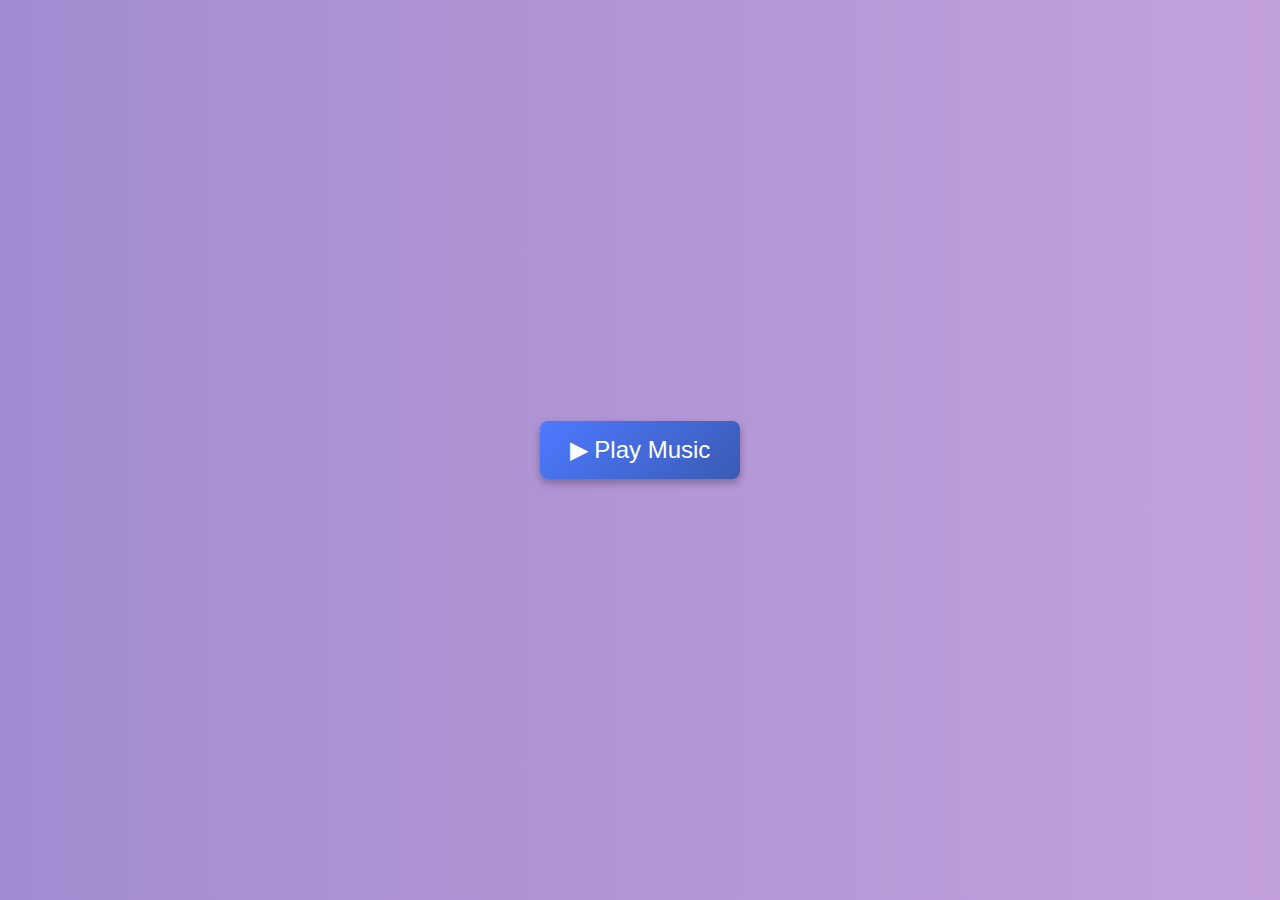
<file: index.html>
<!DOCTYPE html>
<html lang="en">
<head>
  <meta charset="UTF-8">
  <meta name="viewport" content="width=device-width, initial-scale=1.0">
  <title>Celebrate the Most Beautiful Girl</title>
  <link rel="stylesheet" href="styles.css">
  <script defer src="script.js"></script>
</head>
<body>
  <div class="landing-container">
    <!-- Audio Play Button: Visible initially -->
    <button id="audio-play-btn" class="audio-play-btn" onclick="playMusicAndShowEnter()">
      ▶ Play Music
    </button>
    <!-- Enter Button: Hidden by default -->
    <button id="enter-btn" class="enter-btn" onclick="goToCelebration()" style="display: none;">
      🎂 Click to Shower Love on the Birthday Girl! 💕
    </button>
  </div>
  <!-- Background Music Element -->
  <audio id="bg-music" src="images/happy-birthday-254480.mp3" preload="auto" loop></audio>
</body>
</html>
</file>
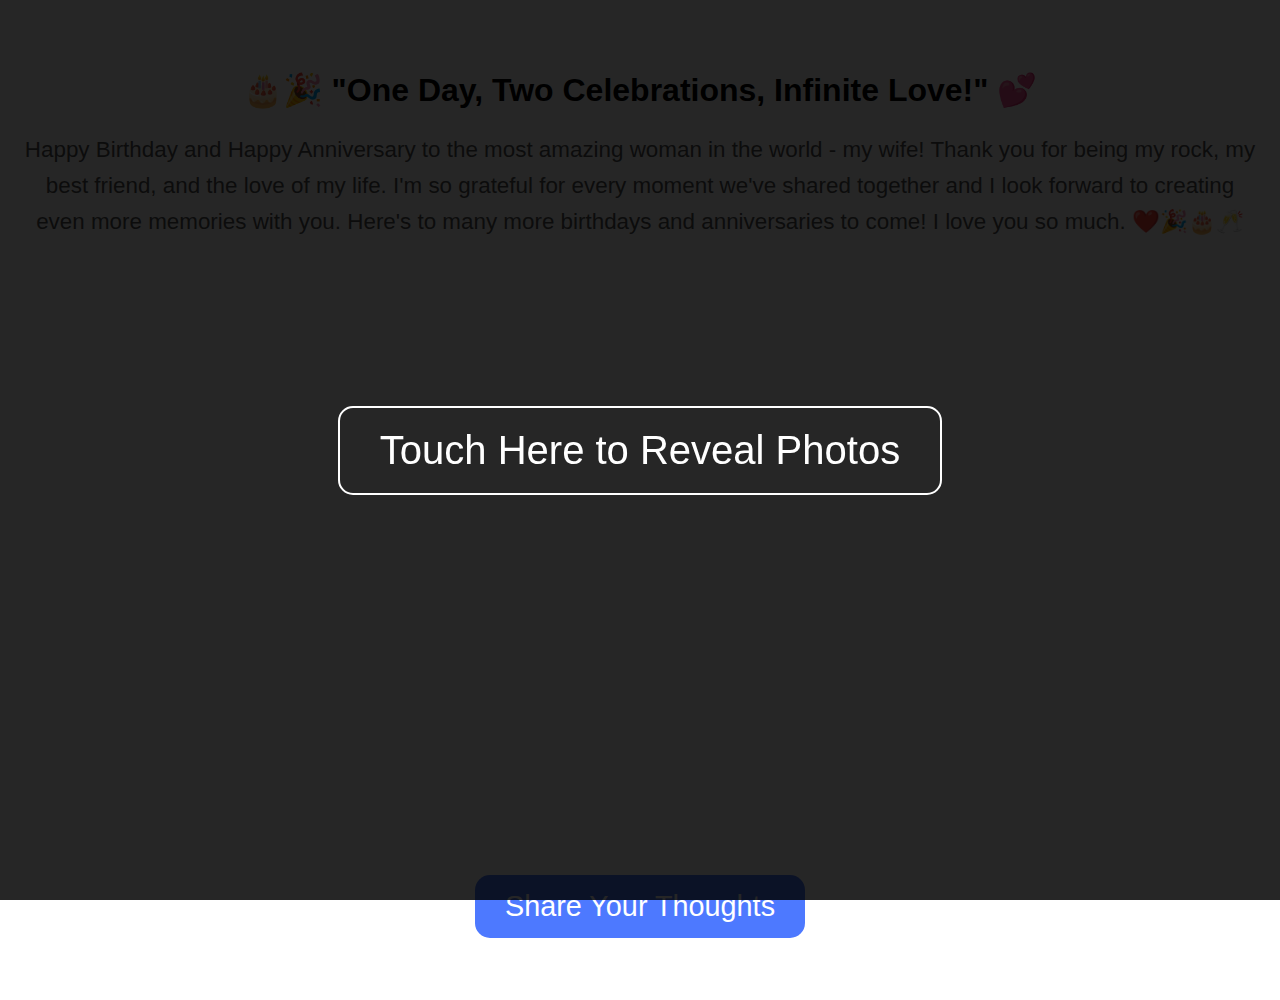
<file: photos.html>
<!DOCTYPE html>
<html lang="en">
<head>
  <meta charset="UTF-8">
  <meta name="viewport" content="width=device-width, initial-scale=1.0">
  <title>Photos For You</title>
  <link rel="stylesheet" href="styles.css">
  <script defer src="script.js"></script>
</head>
<body>

  <div class="photos-container">
    <!-- Overlay specific to photos.html -->
    <div id="photos-overlay" class="photos-overlay">
      <div class="overlay-text">Touch Here to Reveal Photos</div>
    </div>
    
    <h1 class="photos-title">🎂🎉 "One Day, Two Celebrations, Infinite Love!" 💕</h1>

    <p class="thoughts-text">
        Happy Birthday and Happy Anniversary to the most amazing woman in the world - my wife! Thank you for being my rock, my best friend, and the love of my life. I'm so grateful for every moment we've shared together and I look forward to creating even more memories with you. Here's to many more birthdays and anniversaries to come! I love you so much. ❤️🎉🎂🥂
    </p>
    
    <div class="photo-gallery" id="photo-gallery">
      <img src="images/pic1.jpeg" alt="Photo 1" class="photo-item">
      <img src="images/pic2.jpeg" alt="Photo 2" class="photo-item">
      <img src="images/pic3.jpeg" alt="Photo 3" class="photo-item">
      <!-- Add more photos as needed -->
    </div>

    
    
    <button class="next-btn" onclick="goToThoughts()">Share Your Thoughts</button>
  </div>
</body>
</html>
</file>
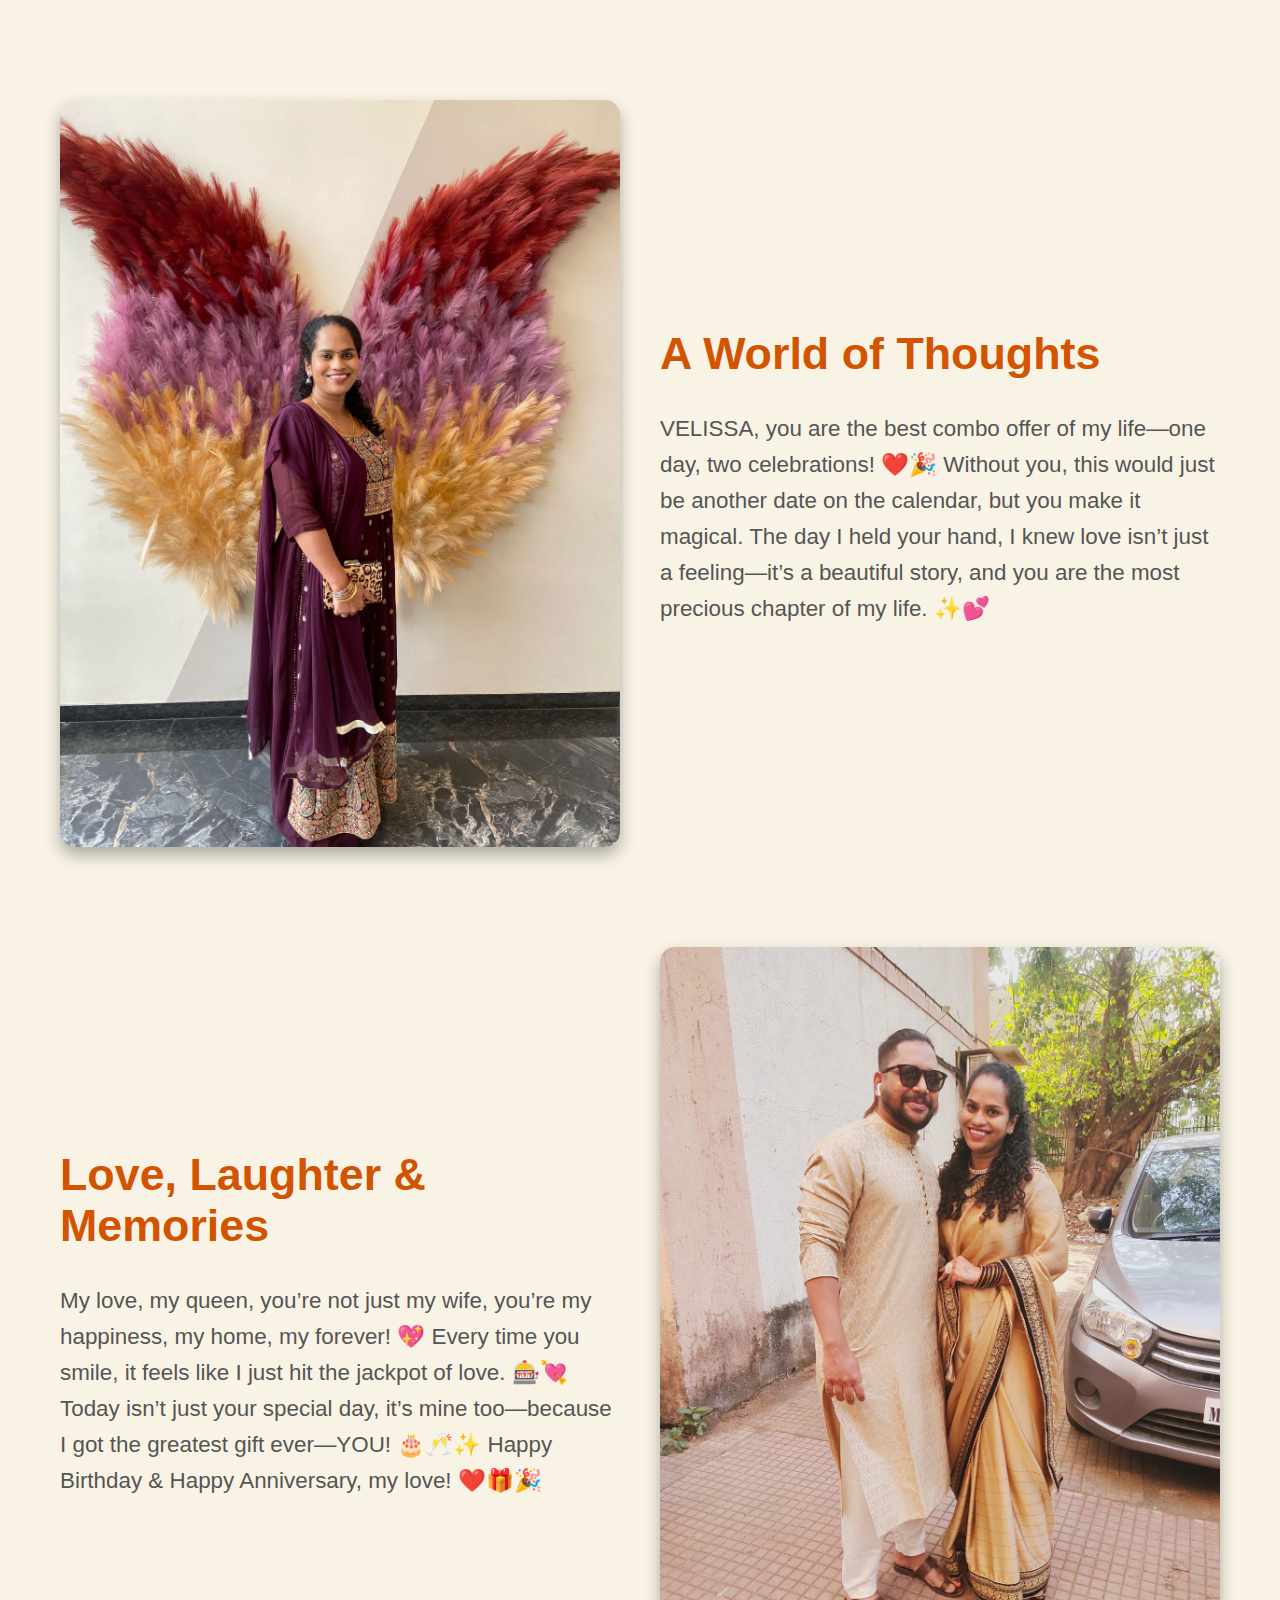
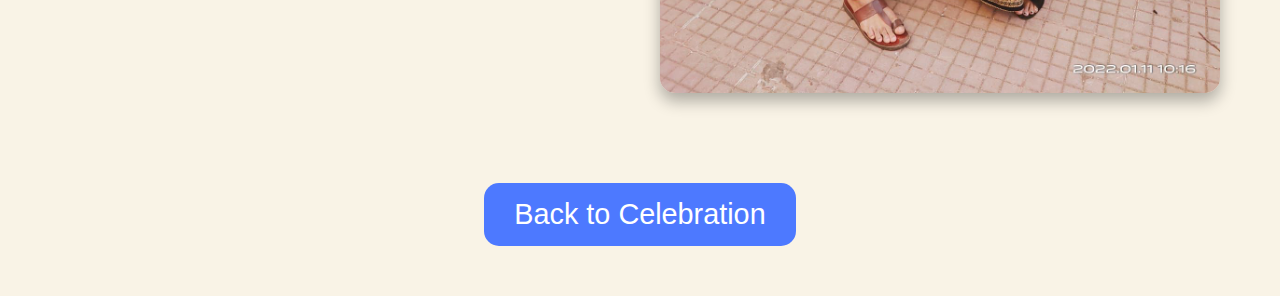
<file: thoughts.html>
<!DOCTYPE html>
<html lang="en">
<head>
  <meta charset="UTF-8">
  <meta name="viewport" content="width=device-width, initial-scale=1.0">
  <title>My Thoughts For You</title>
  <link rel="stylesheet" href="styles.css">
  <script defer src="script.js"></script>
</head>
<body>
  <div class="thoughts-page">
    <!-- Row 1: Image on Left, Text on Right -->
    <div class="thoughts-row row1">
      <div class="thoughts-col image-col">
        <img src="images/pic1.jpeg" alt="Inspiring Image" class="thoughts-img">
      </div>
      <div class="thoughts-col text-col">
        <h1 class="thoughts-heading">A World of Thoughts</h1>
        <p class="thoughts-text">
            VELISSA, you are the best combo offer of my life—one day, two celebrations! ❤️🎉 Without you, this would just be another date on the calendar, but you make it magical. The day I held your hand, I knew love isn’t just a feeling—it’s a beautiful story, and you are the most precious chapter of my life. ✨💕
        </p>
      </div>
    </div>
    <!-- Row 2: Text on Left, Image on Right -->
    <div class="thoughts-row row2">
      <div class="thoughts-col text-col">
        <h1 class="thoughts-heading">Love, Laughter & Memories</h1>
        <p class="thoughts-text">
            My love, my queen, you’re not just my wife, you’re my happiness, my home, my forever! 💖 Every time you smile, it feels like I just hit the jackpot of love. 🎰💘 Today isn’t just your special day, it’s mine too—because I got the greatest gift ever—YOU! 🎂🥂✨ Happy Birthday & Happy Anniversary, my love! ❤️🎁🎉
        </p>
      </div>
      <div class="thoughts-col image-col">
        <img src="images/pic2.jpeg" alt="Memorable Moments" class="thoughts-img">
      </div>
    </div>
    <button class="back-btn" onclick="goToLanding()">Back to Celebration</button>
  </div>
</body>
</html>
</file>
<file: styles.css>
/* Global Styles */
body {
    margin: 0;
    padding: 0;
    font-family: 'Arial', sans-serif;
    overflow-x: hidden;
    background: linear-gradient(270deg, #ff9a9e, #fad0c4, #fbc2eb, #a18cd1);
    background-size: 800% 800%;
    animation: gradientAnimation 15s ease infinite;
  }
  
  @keyframes gradientAnimation {
    0% { background-position: 0% 50%; }
    50% { background-position: 100% 50%; }
    100% { background-position: 0% 50%; }
  }
  
  /* Landing Page */
  .landing-container {
    height: 100vh;
    display: flex;
    justify-content: center;
    align-items: center;
    position: relative;
  }
  
  .enter-btn {
    font-size: 2em;
    padding: 20px 40px;
    border: none;
    border-radius: 15px;
    background: #ff4d4d;
    color: #fff;
    cursor: pointer;
    box-shadow: 0 8px 16px rgba(0,0,0,0.4);
    transition: transform 0.3s, background 0.3s;
    animation: pulse 2s infinite;
  }
  
  .enter-btn:hover {
    transform: scale(1.1);
    background: #e60000;
  }

 /* Audio Play Button */
.audio-play-btn {
    display: block;
    margin: 20px auto;
    background: linear-gradient(135deg, #4d79ff, #3a5bb3);
    color: #fff;
    padding: 15px 30px;
    font-size: 1.5em;
    border: none;
    border-radius: 8px;
    cursor: pointer;
    box-shadow: 0 4px 8px rgba(0, 0, 0, 0.3);
    transition: transform 0.3s ease, background 0.3s ease;
    animation: bounceIn 1.5s;
  }
  
  .audio-play-btn:hover {
    transform: scale(1.1);
    background: linear-gradient(135deg, #3a5bb3, #4d79ff);
  }
  
  /* Main "Enter" Button - hidden by default */
  .enter-btn {
    display: none; /* Initially hidden */
    margin: 20px auto;
    background: linear-gradient(135deg, #ff4d4d, #e60000);
    color: #fff;
    padding: 20px 40px;
    font-size: 1.8em;
    border: none;
    border-radius: 10px;
    cursor: pointer;
    box-shadow: 0 8px 16px rgba(0, 0, 0, 0.3);
    transition: transform 0.3s ease, background 0.3s ease;
    animation: pulse 2s infinite;
  }
  
  .enter-btn:hover {
    transform: scale(1.05);
    background: linear-gradient(135deg, #e60000, #ff4d4d);
  }
  
  /* Animations */
  @keyframes bounceIn {
    0% {
      opacity: 0;
      transform: translateY(-50px);
    }
    60% {
      opacity: 1;
      transform: translateY(10px);
    }
    80% {
      transform: translateY(-5px);
    }
    100% {
      transform: translateY(0);
    }
  }
  
  @keyframes pulse {
    0% { transform: scale(1); }
    50% { transform: scale(1.03); }
    100% { transform: scale(1); }
  }
   
  
  /* Celebration Page */
  .celebration-container {
    text-align: center;
    padding: 50px 20px;
    position: relative;
    min-height: 100vh;
    display: flex;
    flex-direction: column;
    justify-content: center;
    align-items: center;
  }
  
  .celebration-title {
    font-size: 3.5em;
    color: #fff;
    text-shadow: 0 0 10px #ff4d4d, 0 0 20px #ff4d4d;
    animation: fadeInDown 2s ease;
    margin: 20px 0;
  }
  
  .celebration-name {
    font-size: 2.5em;
    color: #fff;
    animation: fadeInUp 2s ease;
    margin: 10px 0;
  }
  
  .celebration-message {
    font-size: 1.5em;
    color: #fff;
    margin: 20px 0;
    animation: fadeIn 2s ease;
  }
  
  .cake img {
    width: 250px;
    animation: bounceIn 2s ease;
  }
  
  .balloons {
    position: absolute;
    top: 0;
    left: 0;
    width: 100%;
    height: 40vh;
    background: url('images/balloons.png') no-repeat center/cover;
    animation: floatBalloons 5s infinite ease-in-out;
    z-index: -1;
  }
  
  @keyframes floatBalloons {
    0% { transform: translateY(0); }
    50% { transform: translateY(-30px); }
    100% { transform: translateY(0); }
  }
  
  .next-btn {
    font-size: 1.8em;
    padding: 15px 30px;
    border: none;
    border-radius: 15px;
    background: #4d79ff;
    color: #fff;
    cursor: pointer;
    margin-top: 30px;
    animation: pulse 2s infinite;
    transition: transform 0.3s;
  }
  
  .next-btn:hover {
    transform: scale(1.1);
  }
  
  /* Photos Page */
  /* .photos-container {
/* Photos Page Specific Styles */
/* Photos Page Specific Styles */
.photos-container {
    position: relative;
    text-align: center;
    padding: 50px 20px;
    min-height: 100vh;
    background: #fff; /* Customize background as desired */
  }
  
  /* Overlay Styles */
  /* .photos-overlay {
    position: absolute;
    top: 0;
    left: 0;
    width: 100%;
    height: 100%;
    background: rgba(0, 0, 0, 0.85);
    display: flex;
    align-items: center;
    justify-content: center;
    z-index: 10;
    cursor: pointer;
    opacity: 1;
    transition: opacity 0.8s ease;
  } */
  .photos-overlay {
    position: fixed;         /* Use fixed positioning to cover the viewport */
    top: 0;
    left: 0;
    width: 100%;
    height: 100vh;           /* Ensure full viewport height */
    background: rgba(0, 0, 0, 0.85);
    display: flex;
    align-items: center;
    justify-content: center;
    z-index: 10;
    cursor: pointer;
    opacity: 1;
    transition: opacity 0.8s ease;
  }
  
  .overlay-text {
    color: #fff;
    font-size: 2.5em;
    text-align: center;
    padding: 20px 40px;
    border: 2px solid #fff;
    border-radius: 15px;
    animation: pulseOverlay 2s infinite;
  }
  
  @keyframes pulseOverlay {
    0% { transform: scale(1); }
    50% { transform: scale(1.1); }
    100% { transform: scale(1); }
  }
  
  /* Photo Gallery Reveal Animation */
  #photo-gallery {
    opacity: 0;
    transition: opacity 1.5s ease;
    margin-top: 20px;
  }
  
  #photo-gallery.revealed {
    opacity: 1;
  }
  
  /* Photo Items Initial Appearance */
  .photo-item {
    width: 300px;
    border-radius: 15px;
    box-shadow: 0 8px 16px rgba(0, 0, 0, 0.3);
    margin: 10px;
    transform: scale(0.8);
    opacity: 0;
    animation: photoAppear 1s forwards;
  }
  
  @keyframes photoAppear {
    from { transform: scale(0.8); opacity: 0; }
    to { transform: scale(1); opacity: 1; }
  }
  
  /* Staggered Animation Delays on Initial Reveal */
  .photo-item:nth-child(1) { animation-delay: 0.5s; }
  .photo-item:nth-child(2) { animation-delay: 0.8s; }
  .photo-item:nth-child(3) { animation-delay: 1.1s; }
  .photo-item:nth-child(4) { animation-delay: 1.4s; }
  .photo-item:nth-child(5) { animation-delay: 1.7s; }
  /* Add more if needed */
  
  /* Photo Click Animation - Default */
  .photo-animate {
    /* Fallback animation if no specific nth-child override */
    animation: photoClickAnimation 0.8s ease;
  }
  
  @keyframes photoClickAnimation {
    0% { transform: scale(1) rotate(0deg); }
    30% { transform: scale(1.2) rotate(5deg); }
    60% { transform: scale(0.95) rotate(-5deg); }
    100% { transform: scale(1) rotate(0deg); }
  }
  
  /* Unique Animations for First Three Photos */
  .photo-item:nth-child(1).photo-animate {
    animation: photoClickAnimation1 0.8s ease;
  }
  @keyframes photoClickAnimation1 {
    0% { transform: scale(1) rotate(0deg); }
    30% { transform: scale(1.3) rotate(10deg); }
    60% { transform: scale(0.95) rotate(-10deg); }
    100% { transform: scale(1) rotate(0deg); }
  }
  
  .photo-item:nth-child(2).photo-animate {
    animation: photoClickAnimation2 0.8s ease;
  }
  @keyframes photoClickAnimation2 {
    0% { transform: scale(1) rotate(0deg); }
    30% { transform: scale(1.2) rotate(-15deg); }
    60% { transform: scale(0.9) rotate(15deg); }
    100% { transform: scale(1) rotate(0deg); }
  }
  
  .photo-item:nth-child(3).photo-animate {
    animation: photoClickAnimation3 0.8s ease;
  }
  @keyframes photoClickAnimation3 {
    0% { transform: scale(1) rotate(0deg); }
    30% { transform: scale(1.25) rotate(20deg); }
    60% { transform: scale(0.85) rotate(-20deg); }
    100% { transform: scale(1) rotate(0deg); }
  }
      
  
  /* Thoughts Page */
 /* Thoughts Page Layout */
.thoughts-page {
    padding: 50px 20px;
    min-height: 100vh;
    background: #f9f3e6; /* warm, subtle background */
    display: flex;
    flex-direction: column;
    align-items: center;
  }
  
  .thoughts-row {
    display: flex;
    flex-wrap: wrap;
    justify-content: center;
    align-items: center;
    margin: 30px 0;
    width: 100%;
    max-width: 1200px;
  }
  
  .thoughts-row .thoughts-col {
    flex: 1;
    min-width: 300px;
    padding: 20px;
    box-sizing: border-box;
  }
  
  .image-col {
    display: flex;
    justify-content: center;
    align-items: center;
  }
  
  .text-col {
    display: flex;
    flex-direction: column;
    justify-content: center;
    text-align: left;
  }
  
  .thoughts-heading {
    font-size: 2.8em;
    color: #d35400;
    margin-bottom: 10px;
    animation: slideInFromLeft 1s ease;
  }
  
  .thoughts-text {
    font-size: 1.4em;
    color: #555;
    line-height: 1.6;
    animation: fadeIn 1.5s ease;
  }
  
  .thoughts-img {
    max-width: 100%;
    border-radius: 15px;
    box-shadow: 0 8px 16px rgba(0,0,0,0.3);
    animation: scaleIn 1.5s ease;
  }
  
  /* Animations for Thoughts Page */
  @keyframes slideInFromLeft {
    from { opacity: 0; transform: translateX(-50px); }
    to { opacity: 1; transform: translateX(0); }
  }
  
  @keyframes fadeIn {
    from { opacity: 0; }
    to { opacity: 1; }
  }
  
  @keyframes scaleIn {
    from { opacity: 0; transform: scale(0.8); }
    to { opacity: 1; transform: scale(1); }
  }
  
  /* Back Button */
  .back-btn {
    margin-top: 40px;
    font-size: 1.8em;
    padding: 15px 30px;
    border: none;
    border-radius: 15px;
    background: #4d79ff;
    color: #fff;
    cursor: pointer;
    transition: transform 0.3s, background 0.3s;
    animation: pulse 2s infinite;
  }
  
  .back-btn:hover {
    transform: scale(1.1);
    background: #3a5bb3;
  }
  
  /* Restart Button */
  .restart-btn {
    font-size: 1.8em;
    padding: 15px 30px;
    border: none;
    border-radius: 15px;
    background: #ff4d4d;
    color: #fff;
    cursor: pointer;
    margin-top: 30px;
    animation: pulse 2s infinite;
    transition: transform 0.3s;
  }
  
  .restart-btn:hover {
    transform: scale(1.1);
  }
  
  /* Animations */
  @keyframes pulse {
    0% { transform: scale(1); }
    50% { transform: scale(1.05); }
    100% { transform: scale(1); }
  }
  
  @keyframes fadeInDown {
    from { opacity: 0; transform: translateY(-50px); }
    to { opacity: 1; transform: translateY(0); }
  }
  
  @keyframes fadeInUp {
    from { opacity: 0; transform: translateY(50px); }
    to { opacity: 1; transform: translateY(0); }
  }
  
  @keyframes fadeIn {
    from { opacity: 0; }
    to { opacity: 1; }
  }
  
  @keyframes bounceIn {
    0% { opacity: 0; transform: scale(0.5); }
    60% { opacity: 1; transform: scale(1.05); }
    80% { transform: scale(0.95); }
    100% { transform: scale(1); }
  }
</file>
